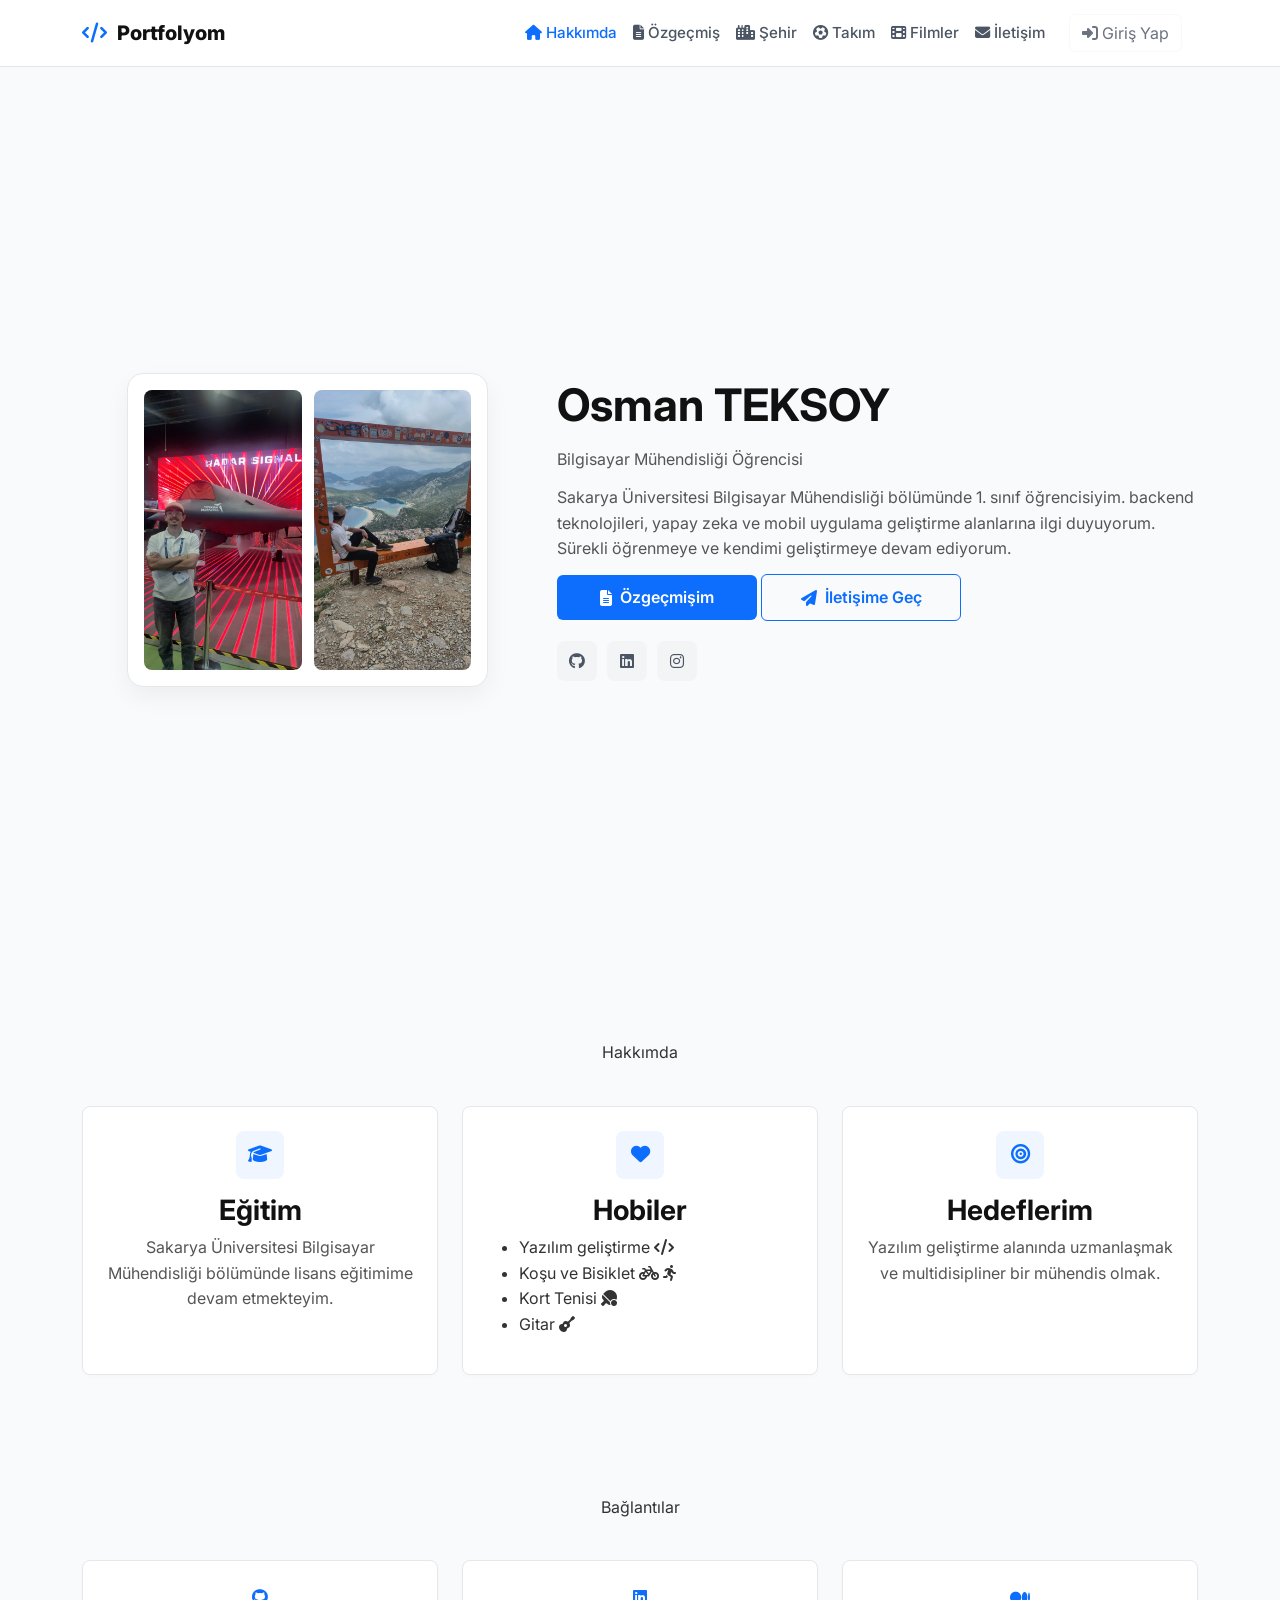
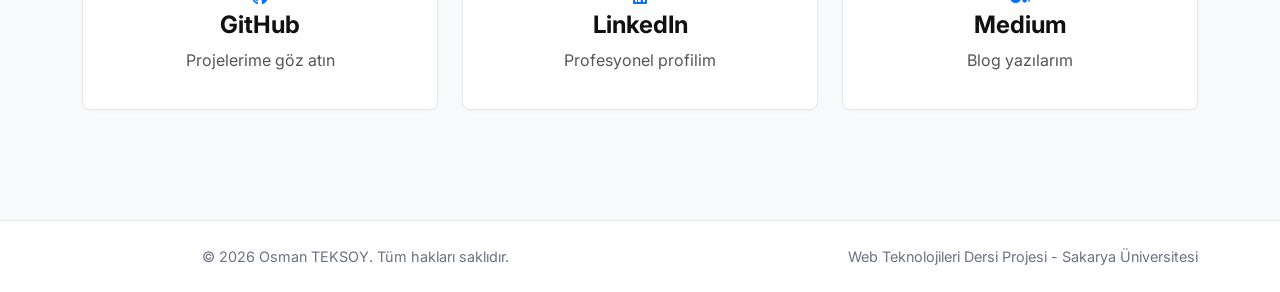
<file: index.html>
﻿<!DOCTYPE html>
<html lang="tr">

<head>
    <meta charset="UTF-8">
    <meta name="viewport" content="width=device-width, initial-scale=1.0">
    <title>Osman TEKSOY | Kişisel Portfolyo</title>
    <link href="https://cdn.jsdelivr.net/npm/bootstrap@5.3.3/dist/css/bootstrap.min.css" rel="stylesheet">
    <link href="https://fonts.googleapis.com/css2?family=Inter:wght@300;400;500;600;700;800;900&display=swap"
        rel="stylesheet">
    <link rel="stylesheet" href="https://cdnjs.cloudflare.com/ajax/libs/font-awesome/6.5.1/css/all.min.css">
    <link rel="stylesheet" href="style.css">
</head>

<body>

    <!-- navbar -->
    <nav class="navbar navbar-expand-lg navbar-dark fixed-top" id="mainNav">
        <div class="container">
            <a class="navbar-brand" href="index.html">
                <i class="fas fa-code"></i> Portfolyom
            </a>
            <button class="navbar-toggler" type="button" data-bs-toggle="collapse" data-bs-target="#navbarNav">
                <span class="navbar-toggler-icon"></span>
            </button>
            <div class="collapse navbar-collapse" id="navbarNav">
                <ul class="navbar-nav ms-auto">
                    <li class="nav-item"><a class="nav-link active" href="index.html"><i class="fas fa-home"></i>
                            Hakkımda</a></li>
                    <li class="nav-item"><a class="nav-link" href="cv.html"><i class="fas fa-file-alt"></i> Özgeçmiş</a>
                    </li>
                    <li class="nav-item"><a class="nav-link" href="sehir.html"><i class="fas fa-city"></i> Şehir</a>
                    </li>
                    <li class="nav-item"><a class="nav-link" href="miras.html"><i class="fas fa-futbol"></i> Takım</a>
                    </li>
                    <li class="nav-item"><a class="nav-link" href="api.html"><i class="fas fa-film"></i> Filmler</a>
                    </li>
                    <li class="nav-item"><a class="nav-link" href="iletisim.html"><i class="fas fa-envelope"></i>
                            İletişim</a></li>
                </ul>
                <div class="d-flex align-items-center ms-lg-3 mt-3 mt-lg-0" id="navLoginBtn">
                    <a href="login.html" class="btn btn-outline-light"><i class="fas fa-sign-in-alt"></i> Giriş Yap</a>
                </div>
                <div class="d-flex align-items-center ms-lg-3 mt-3 mt-lg-0 nav-user-info" id="navUserInfo" style="display:none;"></div>
            </div>
        </div>
    </nav>


    <header class="hero-section" id="hero">
        <div class="hero-particles" id="particles"></div>
        <div class="container">
            <div class="row align-items-center min-vh-100">
                <div class="col-lg-5 text-center mb-5 mb-lg-0">
                    <div style="background: #ffffff; padding: 16px; border-radius: 16px; box-shadow: 0 10px 25px rgba(0,0,0,0.05); display: inline-block; border: 1px solid #e5e7eb;">
                        <div style="display: flex; gap: 12px; justify-content: center;">
                            <img src="assets/fotom1.jpeg" alt="Osman Teksoy" style="width: 100%; max-width: 200px; height: 280px; object-fit: cover; border-radius: 8px;">
                            <img src="assets/fotom2.jpeg" alt="Osman Teksoy" style="width: 100%; max-width: 200px; height: 280px; object-fit: cover; border-radius: 8px;">
                        </div>
                    </div>
                </div>
                <div class="col-lg-7 hero-text">

                    <h1 class="hero-title">Osman TEKSOY</h1>
                    <p class="hero-subtitle">Bilgisayar Mühendisliği Öğrencisi</p>
                    <p class="hero-description">
                        Sakarya Üniversitesi Bilgisayar Mühendisliği bölümünde 1. sınıf öğrencisiyim.
                        backend teknolojileri, yapay zeka ve mobil uygulama geliştirme alanlarına ilgi duyuyorum.
                        Sürekli öğrenmeye ve kendimi geliştirmeye devam ediyorum.
                    </p>
                    <div class="hero-buttons">
                        <a style="width: 200px;" href="cv.html" class="btn-primary-custom">
                            <i class="fas fa-file-alt"></i> Özgeçmişim
                        </a>
                        <a style="width: 200px;" href="iletisim.html" class="btn-outline-custom">
                            <i class="fas fa-paper-plane"></i> İletişime Geç
                        </a>
                    </div>
                    
                    <div class="contact-social">
                            <a href="https://github.com/osman-teksoy" target="_blank"><i class="fab fa-github"></i></a>
                            <a href="https://www.linkedin.com/in/osman-teksoy" target="_blank"><i
                                    class="fab fa-linkedin"></i></a>

                            <a href="https://www.instagram.com/osman_teksoy" target="_blank"><i
                                    class="fab fa-instagram"></i></a>
                        </div>
                </div>

            </div>
    </header>


    <!-- about -->
    <section class="section-padding" id="about">
        <div class="container">
            <div class="section-header">
                <span class="section-tag">Hakkımda</span>

                <div class="section-divider"></div>
            </div>

            <div class="row g-4">
                <div class="col-lg-4">
                    <div class="info-card">
                        <div class="info-card-icon">
                            <i class="fas fa-graduation-cap"></i>
                        </div>
                        <h3>Eğitim</h3>
                        <p>Sakarya Üniversitesi Bilgisayar Mühendisliği bölümünde lisans eğitimime devam etmekteyim.</p>
                    </div>
                </div>
                <div class="col-lg-4">
                    <div class="info-card">
                        <div class="info-card-icon">
                            <i class="fas fa-heart"></i>
                        </div>
                        <h3>Hobiler</h3>
                        <ul style="text-align: justify;">
                            <li>Yazılım geliştirme
                                <i class="fas fa-code"></i>
                            </li>
                            <li>Koşu ve Bisiklet
                                <i class="fas fa-bicycle"></i>
                                <i class="fas fa-running"></i>
                            </li>
                            <li>Kort Tenisi
                                <i class="fas fa-table-tennis"></i>
                            </li>
                            <li>Gitar
                                <i class="fas fa-guitar"></i>
                            </li>
                        </ul>
                    </div>
                </div>
                <div class="col-lg-4">
                    <div class="info-card">
                        <div class="info-card-icon">
                            <i class="fas fa-bullseye"></i>
                        </div>
                        <h3>Hedeflerim</h3>
                        <p>Yazılım geliştirme alanında uzmanlaşmak ve multidisipliner bir mühendis olmak.</p>
                    </div>
                </div>
            </div>
        </div>
    </section>



    <section class="section-padding section-alt" id="links">
        <div class="container">
            <div class="section-header">
                <span class="section-tag">Bağlantılar</span>

                <div class="section-divider"></div>
            </div>
            <div class="row g-4 justify-content-center">
                <div class="col-md-4">
                    <a href="https://github.com/ottamina" target="_blank" class="link-card">
                        <i class="fab fa-github"></i>
                        <h4>GitHub</h4>
                        <p>Projelerime göz atın</p>
                    </a>
                </div>
                <div class="col-md-4">
                    <a href="https://linkedin.com/in/ottamina" target="_blank" class="link-card">
                        <i class="fab fa-linkedin"></i>
                        <h4>LinkedIn</h4>
                        <p>Profesyonel profilim</p>
                    </a>
                </div>
                <div class="col-md-4">
                    <a href="https://medium.com/@oteksoy53" target="_blank" class="link-card">
                        <i class="fab fa-medium"></i>
                        <h4>Medium</h4>
                        <p>Blog yazılarım</p>
                    </a>
                </div>
            </div>
        </div>
    </section>

    <!-- Footer -->
    <footer class="site-footer">
        <div class="container">
            <div class="row">
                <div class="col-md-6">
                    <p>&copy; 2026 Osman TEKSOY. Tüm hakları saklıdır.</p>
                </div>
                <div class="col-md-6 text-md-end">
                    <p>Web Teknolojileri Dersi Projesi - Sakarya Üniversitesi</p>
                </div>
            </div>
        </div>
    </footer>

    <script src="https://cdn.jsdelivr.net/npm/bootstrap@5.3.3/dist/js/bootstrap.bundle.min.js"></script>
    <script src="site.js"></script>
    <script>
        document.addEventListener('DOMContentLoaded', function () {
            checkLoginStatus();
            initNavbar();
            initSlider();
        });
    </script>
</body>

</html>
</file>
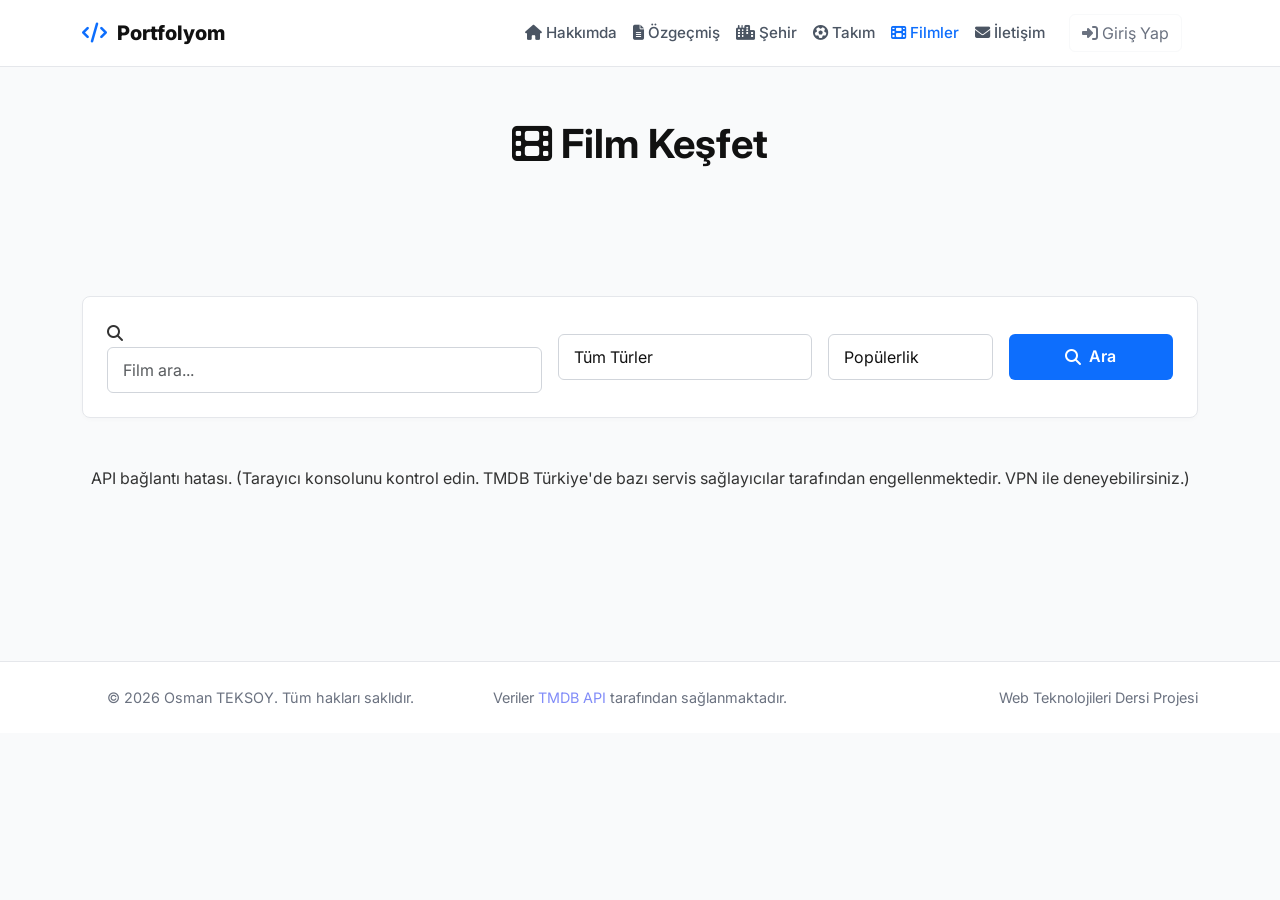
<file: api.html>
<!DOCTYPE html>
<html lang="tr">

<head>
    <meta charset="UTF-8">
    <meta name="viewport" content="width=device-width, initial-scale=1.0">
    <meta name="description" content="Film keşfet - API entegrasyonu ile popüler filmler">
    <title>Filmler | Kişisel Portfolyo</title>
    <link href="https://cdn.jsdelivr.net/npm/bootstrap@5.3.3/dist/css/bootstrap.min.css" rel="stylesheet">
    <link href="https://fonts.googleapis.com/css2?family=Inter:wght@300;400;500;600;700;800;900&display=swap"
        rel="stylesheet">
    <link rel="stylesheet" href="https://cdnjs.cloudflare.com/ajax/libs/font-awesome/6.5.1/css/all.min.css">
    <link rel="stylesheet" href="style.css">
</head>

<body>

    <nav class="navbar navbar-expand-lg navbar-dark fixed-top" id="mainNav">
        <div class="container">
            <a class="navbar-brand" href="index.html">
                <i class="fas fa-code"></i> Portfolyom
            </a>
            <button class="navbar-toggler" type="button" data-bs-toggle="collapse" data-bs-target="#navbarNav">
                <span class="navbar-toggler-icon"></span>
            </button>
            <div class="collapse navbar-collapse" id="navbarNav">
                <ul class="navbar-nav ms-auto">
                    <li class="nav-item"><a class="nav-link" href="index.html"><i class="fas fa-home"></i> Hakkımda</a>
                    </li>
                    <li class="nav-item"><a class="nav-link" href="cv.html"><i class="fas fa-file-alt"></i> Özgeçmiş</a>
                    </li>
                    <li class="nav-item"><a class="nav-link" href="sehir.html"><i class="fas fa-city"></i> Şehir</a>
                    </li>
                    <li class="nav-item"><a class="nav-link" href="miras.html"><i class="fas fa-futbol"></i> Takım</a>
                    </li>
                    <li class="nav-item"><a class="nav-link active" href="api.html"><i class="fas fa-film"></i>
                            Filmler</a></li>
                    <li class="nav-item"><a class="nav-link" href="iletisim.html"><i class="fas fa-envelope"></i>
                            İletişim</a></li>
                </ul>
                <div class="d-flex align-items-center ms-lg-3 mt-3 mt-lg-0" id="navLoginBtn">
                    <a href="login.html" class="btn btn-outline-light"><i class="fas fa-sign-in-alt"></i> Giriş Yap</a>
                </div>
                <div class="d-flex align-items-center ms-lg-3 mt-3 mt-lg-0 nav-user-info" id="navUserInfo" style="display:none;"></div>
            </div>
        </div>
    </nav>


    <header class="page-header page-header-api">
        <div class="container">
            <h1><i class="fas fa-film"></i> Film Keşfet</h1>

        </div>
    </header>


    <section class="section-padding">
        <div class="container">
            <div class="api-search-bar">
                <div class="row g-3 align-items-center">
                    <div class="col-lg-5">
                        <div class="search-input-wrapper">
                            <i class="fas fa-search"></i>
                            <input type="text" id="movieSearch" class="form-control" placeholder="Film ara...">
                        </div>
                    </div>
                    <div class="col-lg-3">
                        <select id="genreFilter" class="form-select">
                            <option value="">Tüm Türler</option>
                            <option value="28">Aksiyon</option>
                            <option value="35">Komedi</option>
                            <option value="18">Dram</option>
                            <option value="27">Korku</option>
                            <option value="878">Bilim Kurgu</option>
                            <option value="10749">Romantik</option>
                            <option value="16">Animasyon</option>
                            <option value="53">Gerilim</option>
                        </select>
                    </div>
                    <div class="col-lg-2">
                        <select id="sortFilter" class="form-select">
                            <option value="popularity.desc">Popülerlik</option>
                            <option value="vote_average.desc">Puan</option>
                            <option value="release_date.desc">Yeni</option>
                        </select>
                    </div>
                    <div class="col-lg-2">
                        <button class="btn-primary-custom w-100" id="searchBtn" onclick="searchMovies()">
                            <i class="fas fa-search"></i> Ara
                        </button>
                    </div>
                </div>
            </div>


            <div class="loading-spinner" id="loadingSpinner" style="display: none;">
                <div class="spinner"></div>
                <p>Filmler yükleniyor...</p>
            </div>


            <div class="row g-4" id="moviesGrid">

            </div>


            <div class="text-center mt-5" id="loadMoreContainer" style="display: none;">
                <button class="btn-outline-custom" id="loadMoreBtn" onclick="loadMoreMovies()">
                    <i class="fas fa-plus"></i> Daha Fazla Göster
                </button>
            </div>


            <div class="modal fade" id="movieModal" tabindex="-1">
                <div class="modal-dialog modal-lg modal-dialog-centered">
                    <div class="modal-content movie-modal-content">
                        <button type="button" class="btn-close btn-close-white" data-bs-dismiss="modal"
                            aria-label="Kapat" style="position:absolute;top:15px;right:15px;z-index:10;"></button>
                        <div class="modal-body p-0" id="movieModalBody">

                        </div>
                    </div>
                </div>
            </div>
        </div>
    </section>

    <!-- Footer -->
    <footer class="site-footer">
        <div class="container">
            <div class="row">
                <div class="col-md-4">
                    <p>&copy; 2026 Osman TEKSOY. Tüm hakları saklıdır.</p>
                </div>
                <div class="col-md-4 text-center">
                    <p>Veriler <a href="https://www.themoviedb.org/" target="_blank" style="color:#818cf8;">TMDB API</a>
                        tarafından sağlanmaktadır.</p>
                </div>
                <div class="col-md-4 text-md-end">
                    <p>Web Teknolojileri Dersi Projesi</p>
                </div>
            </div>
        </div>
    </footer>

    <script src="https://cdn.jsdelivr.net/npm/bootstrap@5.3.3/dist/js/bootstrap.bundle.min.js"></script>
    <script src="site.js"></script>
    <script>
        document.addEventListener('DOMContentLoaded', function () {
            checkLoginStatus();
            initNavbar();
            loadPopularMovies();
        });
    </script>
</body>

</html>
</file>
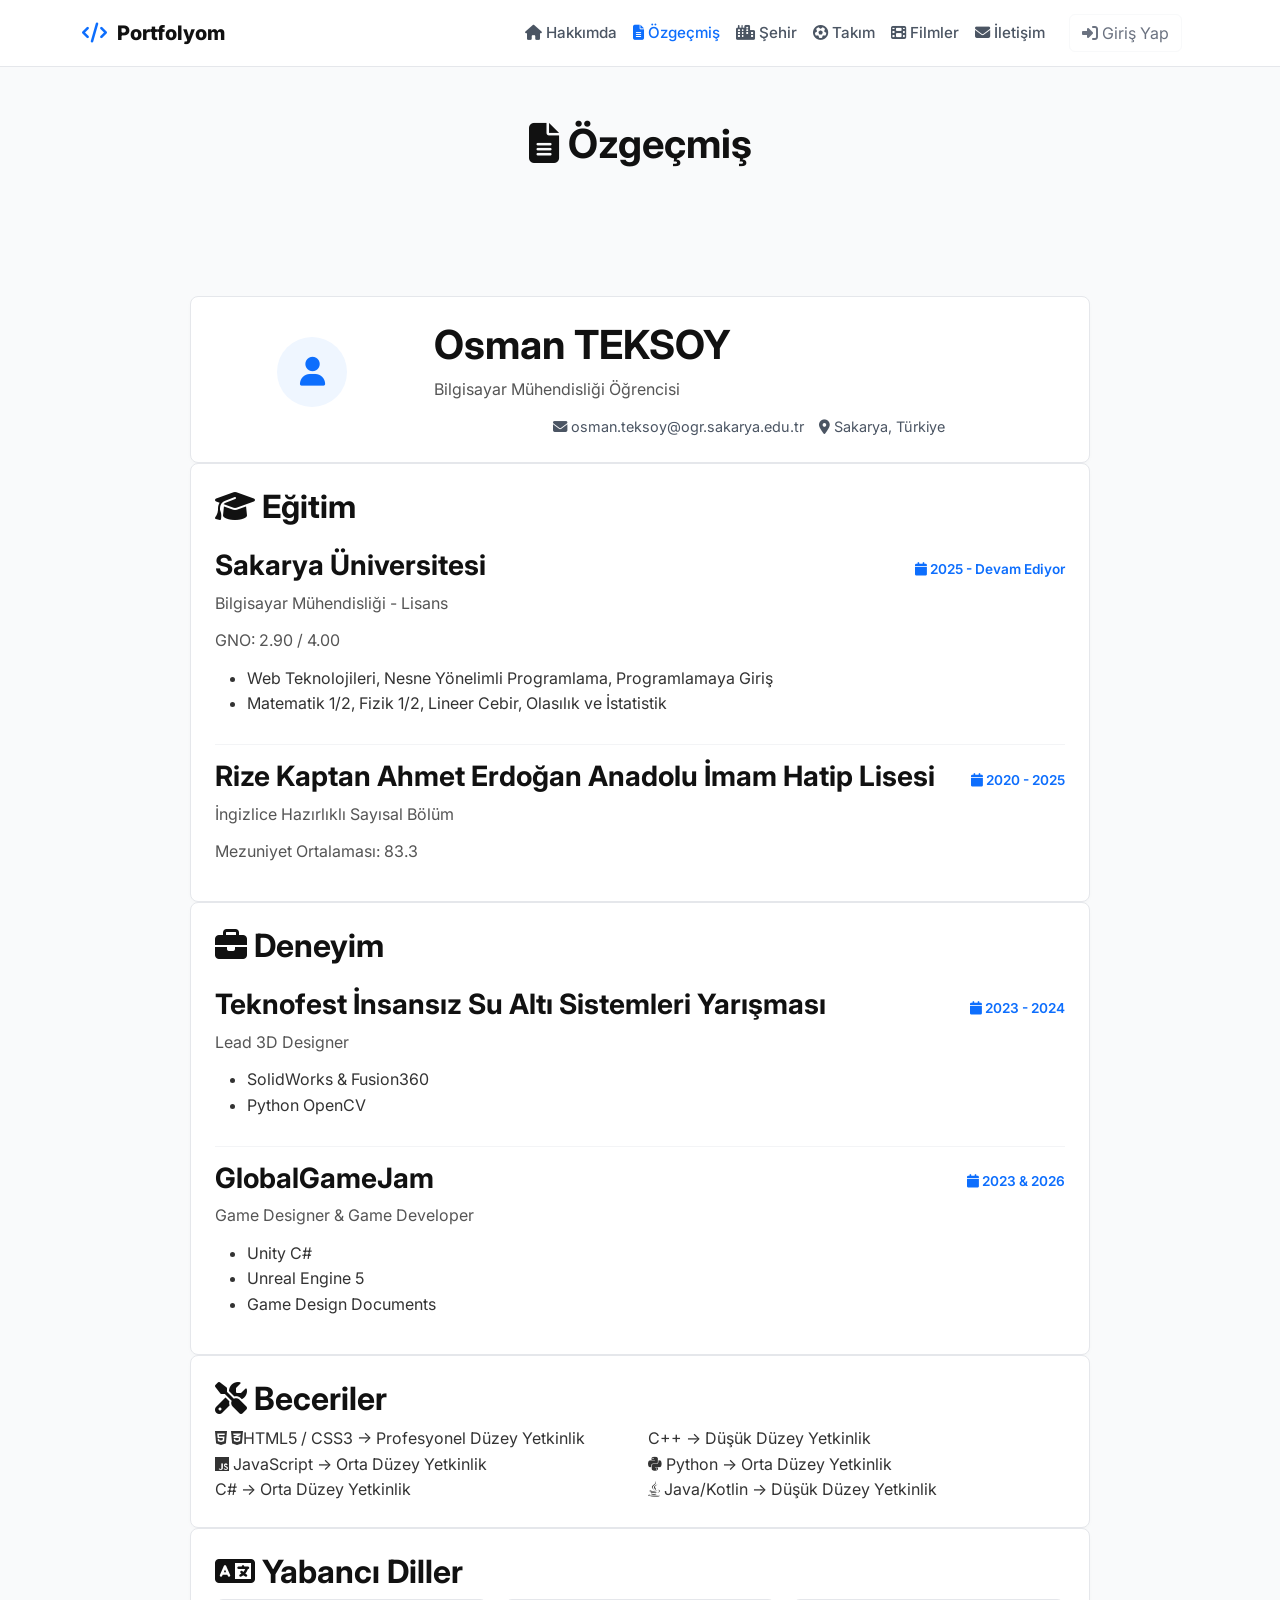
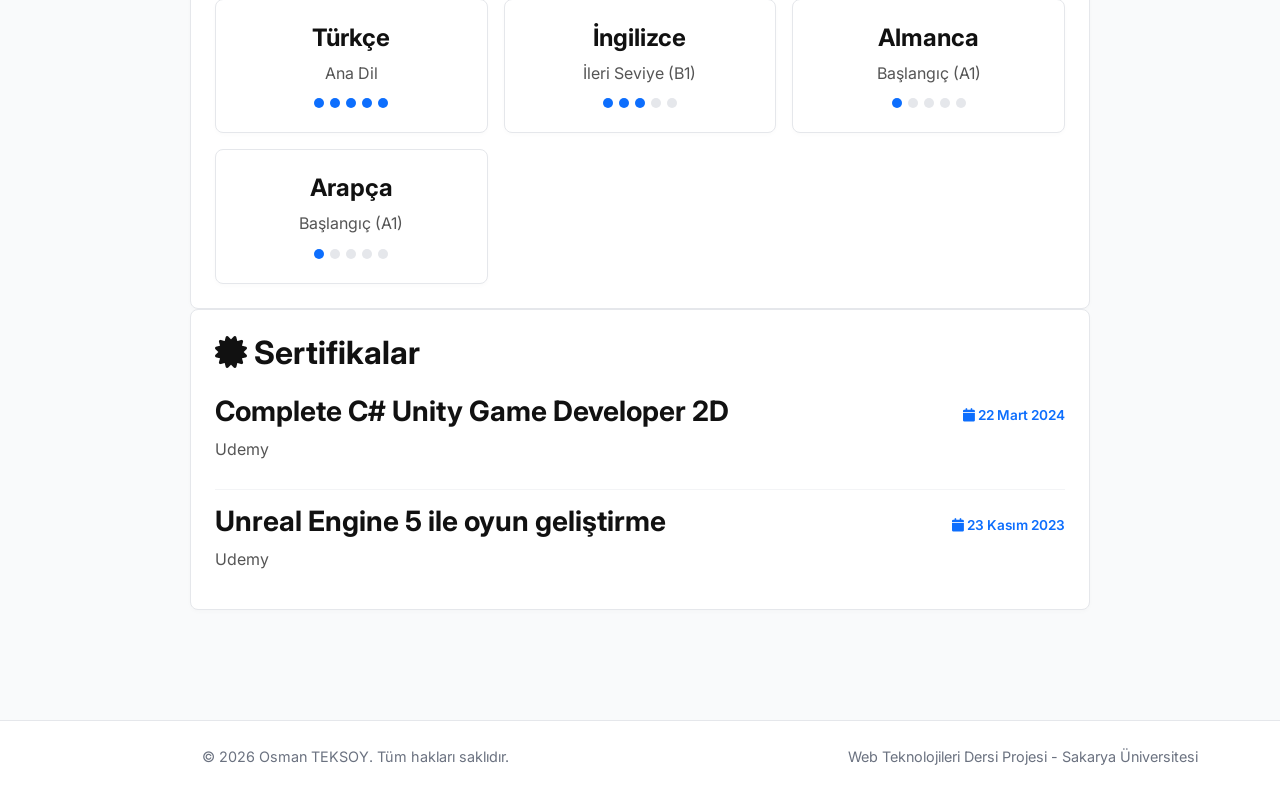
<file: cv.html>
<!DOCTYPE html>
<html lang="tr">

<head>
    <meta charset="UTF-8">
    <meta name="viewport" content="width=device-width, initial-scale=1.0">
    <meta name="description" content="Özgeçmiş - Eğitim ve deneyim bilgileri">
    <title>Özgeçmiş | Kişisel Portfolyo</title>
    <link href="https://cdn.jsdelivr.net/npm/bootstrap@5.3.3/dist/css/bootstrap.min.css" rel="stylesheet">
    <link href="https://fonts.googleapis.com/css2?family=Inter:wght@300;400;500;600;700;800;900&display=swap"
        rel="stylesheet">
    <link rel="stylesheet" href="https://cdnjs.cloudflare.com/ajax/libs/font-awesome/6.5.1/css/all.min.css">
    <link rel="stylesheet" href="style.css">

<body>
    <!-- Navbar -->
    <nav class="navbar navbar-expand-lg navbar-dark fixed-top" id="mainNav">
        <div class="container">
            <a class="navbar-brand" href="index.html">
                <i class="fas fa-code"></i> Portfolyom
            </a>
            <button class="navbar-toggler" type="button" data-bs-toggle="collapse" data-bs-target="#navbarNav">
                <span class="navbar-toggler-icon"></span>
            </button>
            <div class="collapse navbar-collapse" id="navbarNav">
                <ul class="navbar-nav ms-auto">
                    <li class="nav-item"><a class="nav-link" href="index.html"><i class="fas fa-home"></i> Hakkımda</a>
                    </li>
                    <li class="nav-item"><a class="nav-link active" href="cv.html"><i class="fas fa-file-alt"></i>
                            Özgeçmiş</a></li>
                    <li class="nav-item"><a class="nav-link" href="sehir.html"><i class="fas fa-city"></i> Şehir</a>
                    </li>
                    <li class="nav-item"><a class="nav-link" href="miras.html"><i class="fas fa-futbol"></i> Takım</a>
                    </li>
                    <li class="nav-item"><a class="nav-link" href="api.html"><i class="fas fa-film"></i> Filmler</a>
                    </li>
                    <li class="nav-item"><a class="nav-link" href="iletisim.html"><i class="fas fa-envelope"></i>
                            İletişim</a></li>
                </ul>
                <div class="d-flex align-items-center ms-lg-3 mt-3 mt-lg-0" id="navLoginBtn">
                    <a href="login.html" class="btn btn-outline-light"><i class="fas fa-sign-in-alt"></i> Giriş Yap</a>
                </div>
                <div class="d-flex align-items-center ms-lg-3 mt-3 mt-lg-0 nav-user-info" id="navUserInfo" style="display:none;"></div>
            </div>
        </div>
    </nav>

    <!-- sayfa header -->
    <header class="page-header">
        <div class="container">
            <h1><i class="fas fa-file-alt"></i> Özgeçmiş</h1>

        </div>
    </header>

    <!-- cv -->
    <main class="section-padding">
        <div class="container">
            <div class="cv-wrapper">
                <!-- cv header -->
                <header class="cv-header">
                    <div class="row align-items-center">
                        <div class="col-md-3 text-center">
                            <div class="cv-avatar">
                                <i class="fa-solid fa-user"></i>
                            </div>
                        </div>
                        <div class="col-md-9">
                            <h1 class="cv-name">Osman TEKSOY</h1>
                            <p class="cv-title">Bilgisayar Mühendisliği Öğrencisi</p>
                            <div class="cv-contact-row">
                                <span><i class="fas fa-envelope"></i> osman.teksoy@ogr.sakarya.edu.tr</span>
                                <span><i class="fas fa-map-marker-alt"></i> Sakarya, Türkiye</span>
                            </div>
                        </div>
                    </div>
                </header>

                <!-- egitim -->
                <section class="cv-section" aria-labelledby="education-heading">
                    <h2 id="education-heading" class="cv-section-title">
                        <i class="fas fa-graduation-cap"></i> Eğitim
                    </h2>

                    <article class="cv-item">
                        <div class="cv-item-header">
                            <h3>Sakarya Üniversitesi</h3>
                            <span class="cv-date"><i class="fas fa-calendar"></i> 2025 - Devam Ediyor</span>
                        </div>
                        <p class="cv-item-subtitle">Bilgisayar Mühendisliği - Lisans</p>
                        <p>GNO: 2.90 / 4.00</p>
                        <ul>
                            <li>Web Teknolojileri, Nesne Yönelimli Programlama, Programlamaya Giriş</li>
                            <li>Matematik 1/2, Fizik 1/2, Lineer Cebir, Olasılık ve İstatistik</li>
                        </ul>
                    </article>

                    <article class="cv-item">
                        <div class="cv-item-header">
                            <h3>Rize Kaptan Ahmet Erdoğan Anadolu İmam Hatip Lisesi</h3>
                            <span class="cv-date"><i class="fas fa-calendar"></i> 2020 - 2025</span>
                        </div>
                        <p class="cv-item-subtitle">İngizlice Hazırlıklı Sayısal Bölüm</p>
                        <p>Mezuniyet Ortalaması: 83.3</p>
                    </article>
                </section>

                <!-- deneyim -->
                <section class="cv-section" aria-labelledby="experience-heading">
                    <h2 id="experience-heading" class="cv-section-title">
                        <i class="fas fa-briefcase"></i> Deneyim
                    </h2>



                    <article class="cv-item">
                        <div class="cv-item-header">
                            <h3>Teknofest İnsansız Su Altı Sistemleri Yarışması</h3>
                            <span class="cv-date"><i class="fas fa-calendar"></i> 2023 - 2024</span>
                        </div>
                        <p class="cv-item-subtitle">Lead 3D Designer</p>
                        <ul>
                            <li>SolidWorks & Fusion360</li>
                            <li>Python OpenCV</li>
                        </ul>
                    </article>

                    <article class="cv-item">
                        <div class="cv-item-header">
                            <h3>GlobalGameJam</h3>
                            <span class="cv-date"><i class="fas fa-calendar"></i> 2023 & 2026</span>
                        </div>
                        <p class="cv-item-subtitle">Game Designer & Game Developer</p>
                        <ul>
                            <li>Unity C#</li>
                            <li>Unreal Engine 5</li>
                            <li>Game Design Documents</li>
                        </ul>
                    </article>
                </section>

                <!-- Tech Stack -->
                <section class="cv-section" aria-labelledby="skills-heading">
                    <h2 id="skills-heading" class="cv-section-title">
                        <i class="fas fa-tools"></i> Beceriler
                    </h2>

                    <article class="cv-skills">
                        <div class="row g-3">
                            <div class="col-md-6">
                                <div class="skill-item">
                                    <div class="skill-info">
                                        <span><i class="fa-brands fa-html5"></i> <i
                                                class="fa-brands fa-css3-alt"></i>HTML5 / CSS3 -></span>
                                        <span>Profesyonel Düzey Yetkinlik</span>
                                    </div>

                                </div>
                                <div class="skill-item">
                                    <div class="skill-info">
                                        <span><i class="fa-brands fa-js"></i> JavaScript -></span>
                                        <span>Orta Düzey Yetkinlik</span>
                                    </div>

                                </div>
                                <div class="skill-item">
                                    <div class="skill-info">
                                        <span> C# -></span>
                                        <span>Orta Düzey Yetkinlik</span>
                                    </div>

                                </div>
                            </div>
                            <div class="col-md-6">
                                <div class="skill-item">
                                    <div class="skill-info">
                                        <span> C++ -></span>
                                        <span>Düşük Düzey Yetkinlik</span>
                                    </div>

                                </div>
                                <div class="skill-item">
                                    <div class="skill-info">
                                        <span><i class="fa-brands fa-python"></i> Python -></span>
                                        <span>Orta Düzey Yetkinlik</span>
                                    </div>

                                </div>
                                <div class="skill-item">
                                    <div class="skill-info">
                                        <span><i class="fa-brands fa-java"></i> Java/Kotlin -></span>
                                        <span>Düşük Düzey Yetkinlik</span>
                                    </div>

                                </div>
                            </div>
                        </div>
                    </article>
                </section>

                <!-- dil -->
                <section class="cv-section" aria-labelledby="languages-heading">
                    <h2 id="languages-heading" class="cv-section-title">
                        <i class="fas fa-language"></i> Yabancı Diller
                    </h2>
                    <article class="cv-languages">
                        <div class="row g-3">
                            <div class="col-md-4">
                                <div class="language-card">
                                    <h4>Türkçe</h4>
                                    <p>Ana Dil</p>
                                    <div class="language-dots">
                                        <span class="dot filled"></span>
                                        <span class="dot filled"></span>
                                        <span class="dot filled"></span>
                                        <span class="dot filled"></span>
                                        <span class="dot filled"></span>
                                    </div>
                                </div>
                            </div>
                            <div class="col-md-4">
                                <div class="language-card">
                                    <h4>İngilizce</h4>
                                    <p>İleri Seviye (B1)</p>
                                    <div class="language-dots">
                                        <span class="dot filled"></span>
                                        <span class="dot filled"></span>
                                        <span class="dot filled"></span>
                                        <span class="dot "></span>
                                        <span class="dot"></span>
                                    </div>
                                </div>
                            </div>
                            <div class="col-md-4">
                                <div class="language-card">
                                    <h4>Almanca</h4>
                                    <p>Başlangıç (A1)</p>
                                    <div class="language-dots">
                                        <span class="dot filled"></span>
                                        <span class="dot"></span>
                                        <span class="dot"></span>
                                        <span class="dot"></span>
                                        <span class="dot"></span>
                                    </div>
                                </div>
                            </div>
                            <div class="col-md-4">
                                <div class="language-card">
                                    <h4>Arapça</h4>
                                    <p>Başlangıç (A1)</p>
                                    <div class="language-dots">
                                        <span class="dot filled"></span>
                                        <span class="dot"></span>
                                        <span class="dot"></span>
                                        <span class="dot"></span>
                                        <span class="dot"></span>
                                    </div>
                                </div>
                            </div>
                        </div>
                    </article>
                </section>

                <!-- setifika -->
                <section class="cv-section" aria-labelledby="certificates-heading">
                    <h2 id="certificates-heading" class="cv-section-title">
                        <i class="fas fa-certificate"></i> Sertifikalar
                    </h2>
                    <article class="cv-item">
                        <div class="cv-item-header">
                            <h3>Complete C# Unity Game Developer 2D</h3>
                            <span class="cv-date"><i class="fas fa-calendar"></i> 22 Mart 2024</span>
                        </div>
                        <p class="cv-item-subtitle"><i></i>Udemy</p>
                    </article>

                    <article class="cv-item">
                        <div class="cv-item-header">
                            <h3>Unreal Engine 5 ile oyun geliştirme</h3>
                            <span class="cv-date"><i class="fas fa-calendar"></i> 23 Kasım 2023</span>
                        </div>
                        <p class="cv-item-subtitle">Udemy</p>
                    </article>


                </section>
            </div>
        </div>
    </main>

    <!-- footer -->
    <footer class="site-footer">
        <div class="container">
            <div class="row">
                <div class="col-md-6">
                    <p>&copy; 2026 Osman TEKSOY. Tüm hakları saklıdır.</p>
                </div>
                <div class="col-md-6 text-md-end">
                    <p>Web Teknolojileri Dersi Projesi - Sakarya Üniversitesi</p>
                </div>
            </div>
        </div>
    </footer>

    <script src="https://cdn.jsdelivr.net/npm/bootstrap@5.3.3/dist/js/bootstrap.bundle.min.js"></script>
    <script src="site.js"></script>
    <script>
        document.addEventListener('DOMContentLoaded', function () {
            checkLoginStatus();
            initNavbar();
            initSkillBars();
        });
    </script>
</body>

</html>
</file>
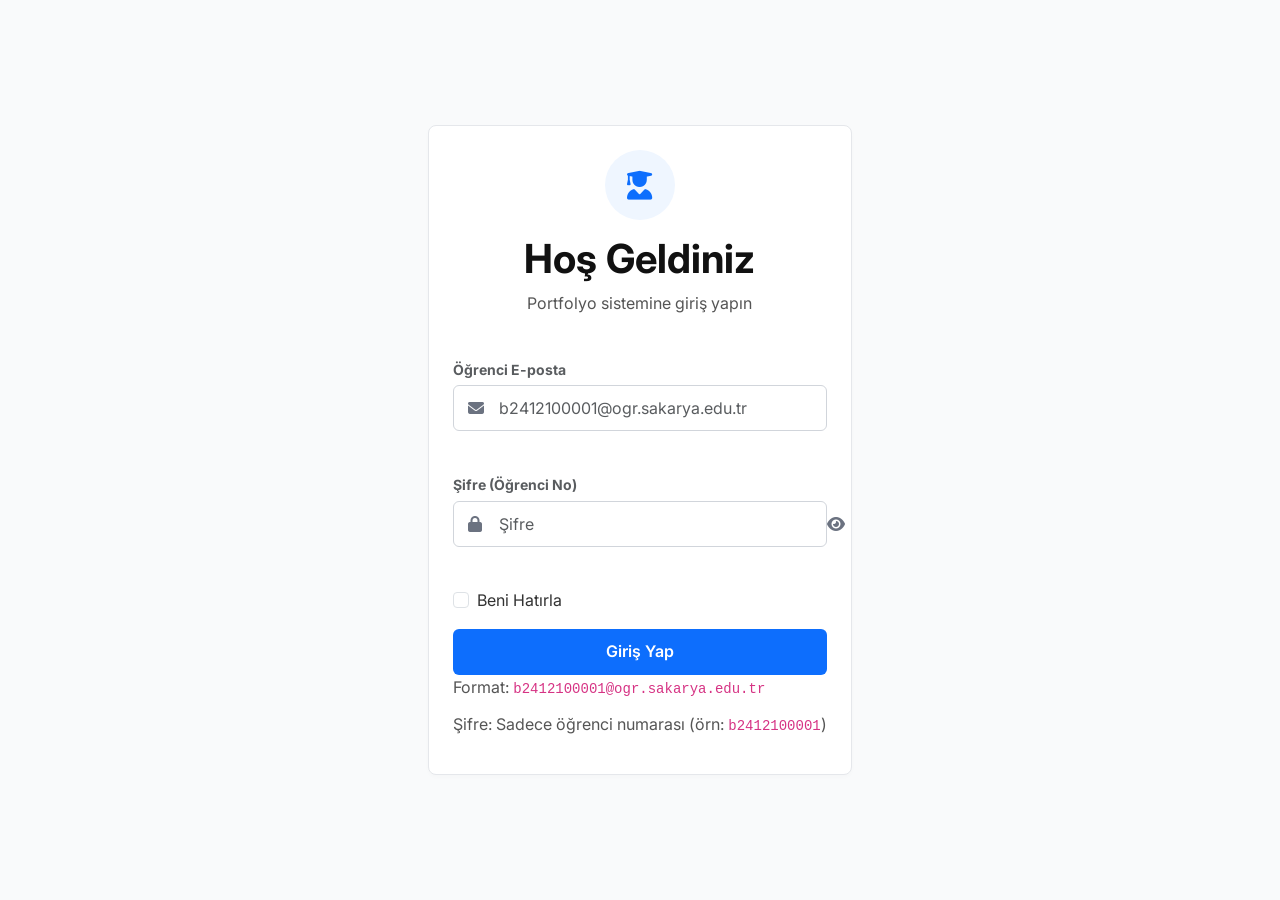
<file: login.html>
<!DOCTYPE html>
<html lang="tr">
<head>
    <meta charset="UTF-8">
    <meta name="viewport" content="width=device-width, initial-scale=1.0">
    <meta name="description" content="Web Teknolojileri Dersi Proje - Giriş Sayfası">
    <title>Giriş | Kişisel Portfolyo</title>
    <link href="https://cdn.jsdelivr.net/npm/bootstrap@5.3.3/dist/css/bootstrap.min.css" rel="stylesheet">
    <link href="https://fonts.googleapis.com/css2?family=Inter:wght@300;400;500;600;700;800;900&display=swap" rel="stylesheet">
    <link rel="stylesheet" href="https://cdnjs.cloudflare.com/ajax/libs/font-awesome/6.5.1/css/all.min.css">
    <link rel="stylesheet" href="style.css">
</head>
<body class="login-body">
    <div class="login-bg-shapes">
        <div class="shape shape-1"></div>
        <div class="shape shape-2"></div>
        <div class="shape shape-3"></div>
    </div>

    <div class="container d-flex justify-content-center align-items-center min-vh-100">
        <div class="login-card" id="loginCard">
            <div class="login-header">
                <div class="login-icon">
                    <i class="fas fa-user-graduate"></i>
                </div>
                <h1>Hoş Geldiniz</h1>
                <p>Portfolyo sistemine giriş yapın</p>
            </div>

            <form id="loginForm" action="login.php" method="POST" novalidate>
                <div class="mb-3 text-start">
                    <label for="loginEmail" class="form-label text-muted small mb-1 fw-bold">Öğrenci E-posta</label>
                    <div class="input-group-custom">
                        <i class="fas fa-envelope"></i>
                        <input type="email" id="loginEmail" name="email" class="form-control" 
                               placeholder="b2412100001@ogr.sakarya.edu.tr" required>
                    </div>
                    <div class="error-message" id="emailError"></div>
                </div>

                <div class="mb-3 text-start">
                    <label for="loginPassword" class="form-label text-muted small mb-1 fw-bold">Şifre (Öğrenci No)</label>
                    <div class="input-group-custom">
                        <i class="fas fa-lock"></i>
                        <input type="password" id="loginPassword" name="password" class="form-control" 
                               placeholder="Şifre" required>
                        <button type="button" class="password-toggle" id="togglePassword">
                            <i class="fas fa-eye"></i>
                        </button>
                    </div>
                    <div class="error-message" id="passwordError"></div>
                </div>

                <div class="form-check mb-3">
                    <input class="form-check-input" type="checkbox" id="rememberMe">
                    <label class="form-check-label" for="rememberMe">Beni Hatırla</label>
                </div>

                <button type="submit" class="btn-login" id="loginBtn">
                    <span class="btn-text">Giriş Yap</span>
                    <span class="btn-loader" style="display:none;">
                        <i class="fas fa-spinner fa-spin"></i>
                    </span>
                </button>
            </form>

            <div class="login-footer">
                <p>Format: <code>b2412100001@ogr.sakarya.edu.tr</code></p>
                <p>Şifre: Sadece öğrenci numarası (örn: <code>b2412100001</code>)</p>
            </div>
        </div>
    </div>

    <script src="https://cdn.jsdelivr.net/npm/bootstrap@5.3.3/dist/js/bootstrap.bundle.min.js"></script>
    <script src="site.js"></script>
    <script>
        document.addEventListener('DOMContentLoaded', function() {
            initLogin();
        });
    </script>
</body>
</html>
</file>
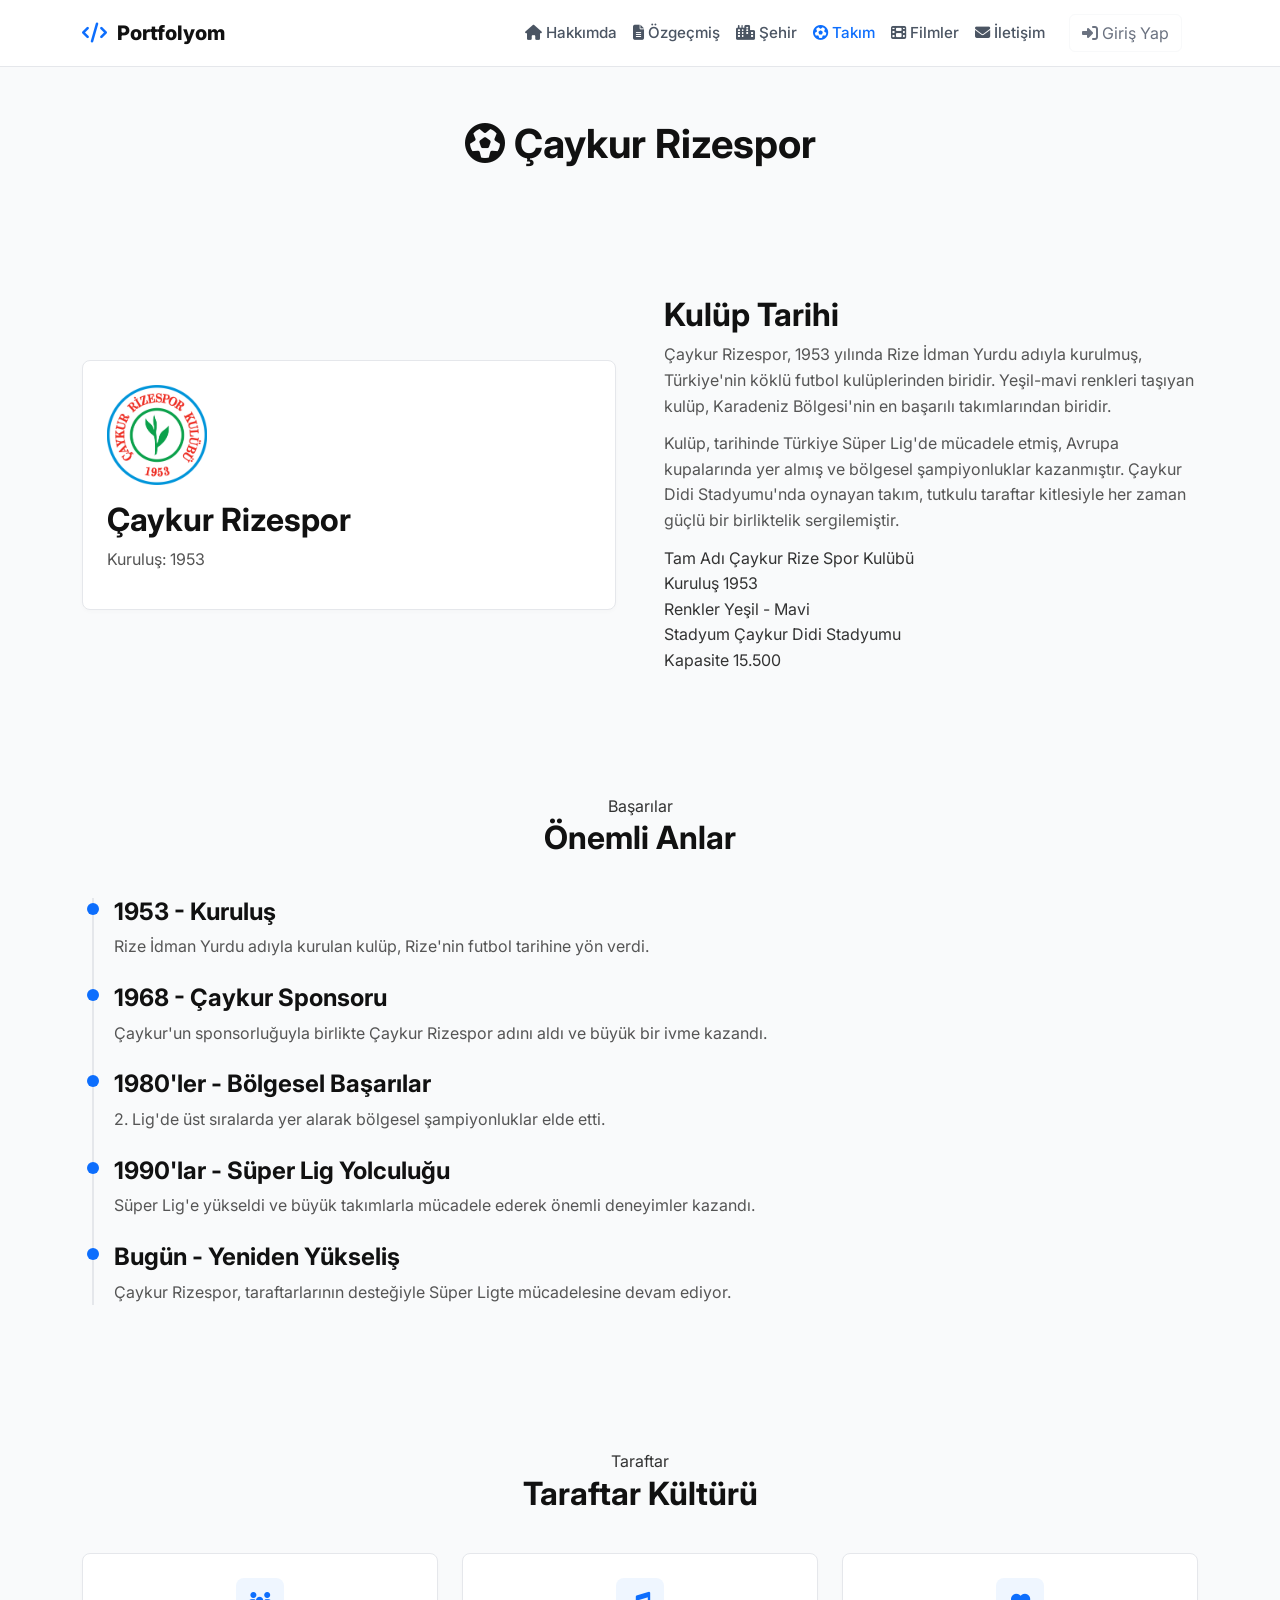
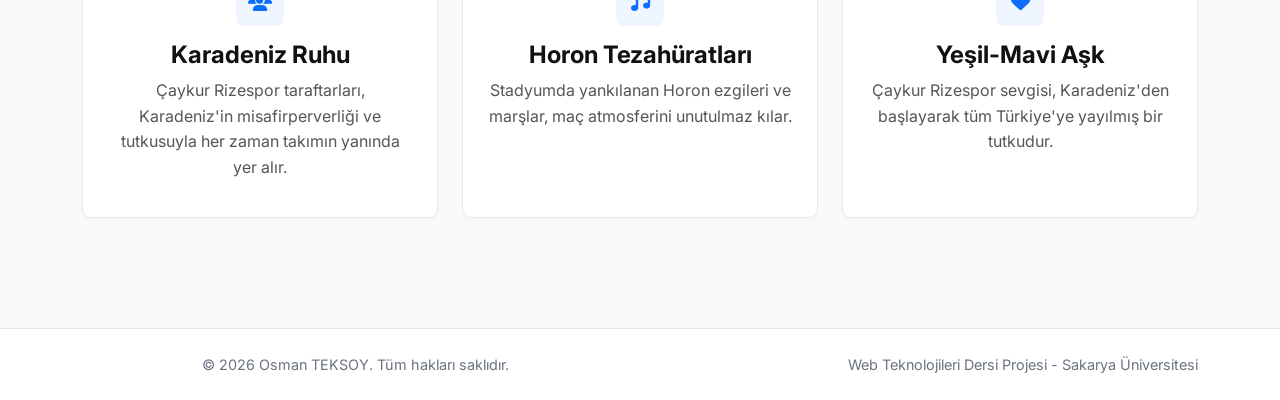
<file: miras.html>
<!DOCTYPE html>
<html lang="tr">

<head>
    <meta charset="UTF-8">
    <meta name="viewport" content="width=device-width, initial-scale=1.0">
    <meta name="description" content="Favori takımım - Spor takımı tanıtım sayfası">
    <title>Takım | Kişisel Portfolyo</title>
    <link href="https://cdn.jsdelivr.net/npm/bootstrap@5.3.3/dist/css/bootstrap.min.css" rel="stylesheet">
    <link href="https://fonts.googleapis.com/css2?family=Inter:wght@300;400;500;600;700;800;900&display=swap"
        rel="stylesheet">
    <link rel="stylesheet" href="https://cdnjs.cloudflare.com/ajax/libs/font-awesome/6.5.1/css/all.min.css">
    <link rel="stylesheet" href="style.css">
</head>

<body>
    <!-- Navbar -->
    <nav class="navbar navbar-expand-lg navbar-dark fixed-top" id="mainNav">
        <div class="container">
            <a class="navbar-brand" href="index.html">
                <i class="fas fa-code"></i> Portfolyom
            </a>
            <button class="navbar-toggler" type="button" data-bs-toggle="collapse" data-bs-target="#navbarNav">
                <span class="navbar-toggler-icon"></span>
            </button>
            <div class="collapse navbar-collapse" id="navbarNav">
                <ul class="navbar-nav ms-auto">
                    <li class="nav-item"><a class="nav-link" href="index.html"><i class="fas fa-home"></i> Hakkımda</a>
                    </li>
                    <li class="nav-item"><a class="nav-link" href="cv.html"><i class="fas fa-file-alt"></i> Özgeçmiş</a>
                    </li>
                    <li class="nav-item"><a class="nav-link" href="sehir.html"><i class="fas fa-city"></i> Şehir</a>
                    </li>
                    <li class="nav-item"><a class="nav-link active" href="miras.html"><i class="fas fa-futbol"></i>
                            Takım</a></li>
                    <li class="nav-item"><a class="nav-link" href="api.html"><i class="fas fa-film"></i> Filmler</a>
                    </li>
                    <li class="nav-item"><a class="nav-link" href="iletisim.html"><i class="fas fa-envelope"></i>
                            İletişim</a></li>
                </ul>
                <div class="d-flex align-items-center ms-lg-3 mt-3 mt-lg-0" id="navLoginBtn">
                    <a href="login.html" class="btn btn-outline-light"><i class="fas fa-sign-in-alt"></i> Giriş Yap</a>
                </div>
                <div class="d-flex align-items-center ms-lg-3 mt-3 mt-lg-0 nav-user-info" id="navUserInfo" style="display:none;"></div>
            </div>
        </div>
    </nav>

    <!-- Page Header -->
    <header class="page-header page-header-team">
        <div class="container">
            <h1><i class="fas fa-futbol"></i> Çaykur Rizespor</h1>
        </div>
    </header>

    <!-- Team History -->
    <section class="section-padding">
        <div class="container">
            <div class="row g-5 align-items-center">
                <div class="col-lg-6">
                    <div class="team-badge">
                        <div class="team-badge-inner">
                            <img src="assets/rizelogo.png" alt="Çaykur Rizespor" style="height: 100px; width: 100px;">
                            <h2 class="mt-3">Çaykur Rizespor</h2>
                            <p class="team-founded">Kuruluş: 1953</p>
                        </div>
                    </div>
                </div>
                <div class="col-lg-6">
                    <div class="team-info">
                        <h2>Kulüp Tarihi</h2>
                        <p>
                            Çaykur Rizespor, 1953 yılında Rize İdman Yurdu adıyla kurulmuş, Türkiye'nin köklü futbol
                            kulüplerinden biridir.
                            Yeşil-mavi renkleri taşıyan kulüp, Karadeniz Bölgesi'nin en başarılı takımlarından biridir.
                        </p>
                        <p>
                            Kulüp, tarihinde Türkiye Süper Lig'de mücadele etmiş, Avrupa kupalarında yer almış ve
                            bölgesel
                            şampiyonluklar kazanmıştır. Çaykur Didi Stadyumu'nda oynayan takım, tutkulu taraftar
                            kitlesiyle
                            her zaman güçlü bir birliktelik sergilemiştir.
                        </p>
                        <div class="team-details">
                            <div class="detail-item">
                                <span class="detail-label">Tam Adı</span>
                                <span class="detail-value">Çaykur Rize Spor Kulübü</span>
                            </div>
                            <div class="detail-item">
                                <span class="detail-label">Kuruluş</span>
                                <span class="detail-value">1953</span>
                            </div>
                            <div class="detail-item">
                                <span class="detail-label">Renkler</span>
                                <span class="detail-value">
                                    <span class="color-dot" style="background: #2d6a30;"></span>
                                    <span class="color-dot" style="background: #1e40af;"></span>
                                    Yeşil - Mavi
                                </span>
                            </div>
                            <div class="detail-item">
                                <span class="detail-label">Stadyum</span>
                                <span class="detail-value">Çaykur Didi Stadyumu</span>
                            </div>
                            <div class="detail-item">
                                <span class="detail-label">Kapasite</span>
                                <span class="detail-value">15.500</span>
                            </div>
                        </div>
                    </div>
                </div>
            </div>
        </div>
    </section>

    <!-- Team Achievements -->
    <section class="section-padding section-alt">
        <div class="container">
            <div class="section-header">
                <span class="section-tag">Başarılar</span>
                <h2 class="section-title">Önemli Anlar</h2>
                <div class="section-divider"></div>
            </div>

            <div class="timeline">
                <div class="timeline-item">
                    <div class="timeline-dot"></div>
                    <div class="timeline-content">
                        <h4>1953 - Kuruluş</h4>
                        <p>Rize İdman Yurdu adıyla kurulan kulüp, Rize'nin futbol tarihine yön verdi.</p>
                    </div>
                </div>
                <div class="timeline-item">
                    <div class="timeline-dot"></div>
                    <div class="timeline-content">
                        <h4>1968 - Çaykur Sponsoru</h4>
                        <p>Çaykur'un sponsorluğuyla birlikte Çaykur Rizespor adını aldı ve büyük bir ivme kazandı.</p>
                    </div>
                </div>
                <div class="timeline-item">
                    <div class="timeline-dot"></div>
                    <div class="timeline-content">
                        <h4>1980'ler - Bölgesel Başarılar</h4>
                        <p>2. Lig'de üst sıralarda yer alarak bölgesel şampiyonluklar elde etti.</p>
                    </div>
                </div>
                <div class="timeline-item">
                    <div class="timeline-dot"></div>
                    <div class="timeline-content">
                        <h4>1990'lar - Süper Lig Yolculuğu</h4>
                        <p>Süper Lig'e yükseldi ve büyük takımlarla mücadele ederek önemli deneyimler kazandı.</p>
                    </div>
                </div>

                <div class="timeline-item">
                    <div class="timeline-dot"></div>
                    <div class="timeline-content">
                        <h4>Bugün - Yeniden Yükseliş</h4>
                        <p>Çaykur Rizespor, taraftarlarının desteğiyle Süper Ligte mücadelesine devam ediyor.</p>
                    </div>
                </div>
            </div>
        </div>
    </section>

    <!-- Fan Section -->
    <section class="section-padding">
        <div class="container">
            <div class="section-header">
                <span class="section-tag">Taraftar</span>
                <h2 class="section-title">Taraftar Kültürü</h2>
                <div class="section-divider"></div>
            </div>

            <div class="row g-4">
                <div class="col-md-4">
                    <div class="fan-card">
                        <div class="fan-icon"><i class="fas fa-users"></i></div>
                        <h4>Karadeniz Ruhu</h4>
                        <p>Çaykur Rizespor taraftarları, Karadeniz'in misafirperverliği ve tutkusuyla her zaman takımın
                            yanında yer alır.</p>
                    </div>
                </div>
                <div class="col-md-4">
                    <div class="fan-card">
                        <div class="fan-icon"><i class="fas fa-music"></i></div>
                        <h4>Horon Tezahüratları</h4>
                        <p>Stadyumda yankılanan Horon ezgileri ve marşlar, maç atmosferini unutulmaz kılar.</p>
                    </div>
                </div>
                <div class="col-md-4">
                    <div class="fan-card">
                        <div class="fan-icon"><i class="fas fa-heart"></i></div>
                        <h4>Yeşil-Mavi Aşk</h4>
                        <p>Çaykur Rizespor sevgisi, Karadeniz'den başlayarak tüm Türkiye'ye yayılmış bir tutkudur.</p>
                    </div>
                </div>
            </div>
        </div>
    </section>

    <!-- Footer -->
    <footer class="site-footer">
        <div class="container">
            <div class="row">
                <div class="col-md-6">
                    <p>&copy; 2026 Osman TEKSOY. Tüm hakları saklıdır.</p>
                </div>
                <div class="col-md-6 text-md-end">
                    <p>Web Teknolojileri Dersi Projesi - Sakarya Üniversitesi</p>
                </div>
            </div>
        </div>
    </footer>

    <script src="https://cdn.jsdelivr.net/npm/bootstrap@5.3.3/dist/js/bootstrap.bundle.min.js"></script>
    <script src="site.js"></script>
    <script>
        document.addEventListener('DOMContentLoaded', function () {
            checkLoginStatus();
            initNavbar();
            initAnimations();
        });
    </script>
</body>

</html>
</file>
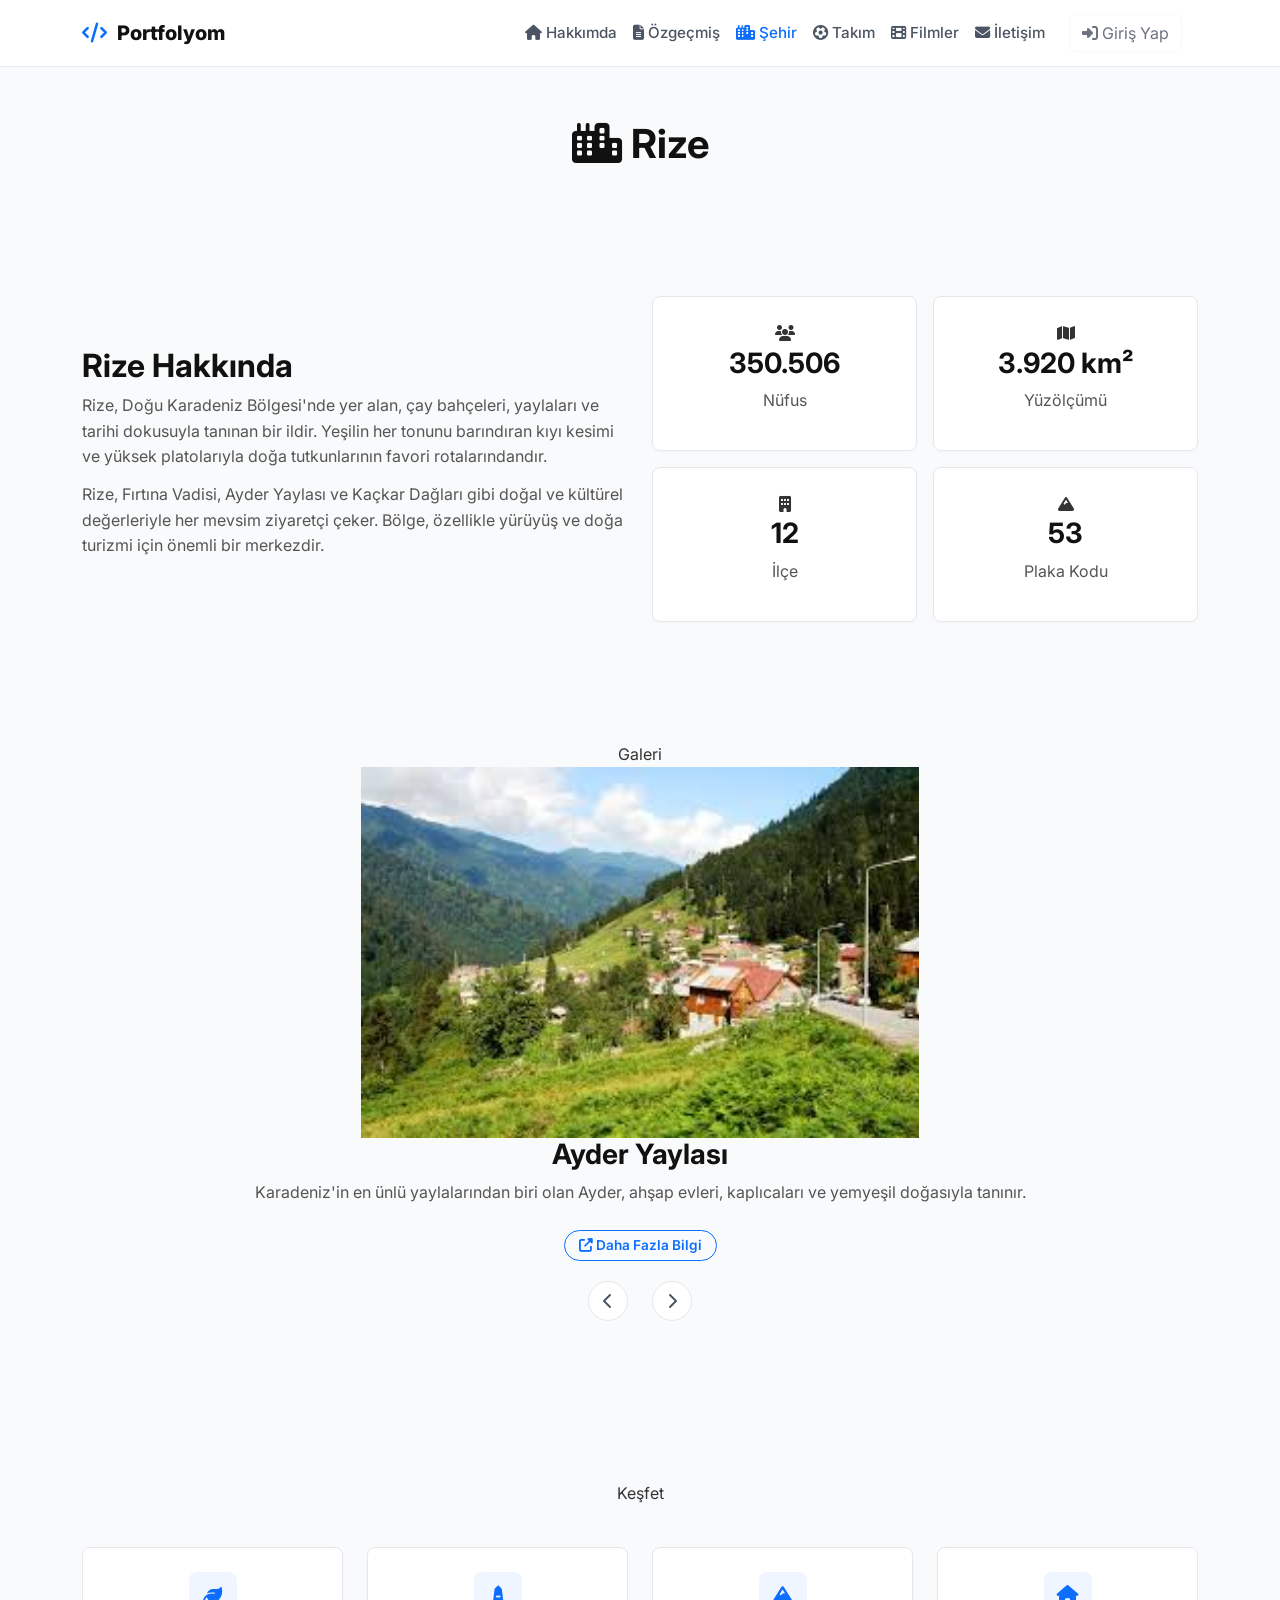
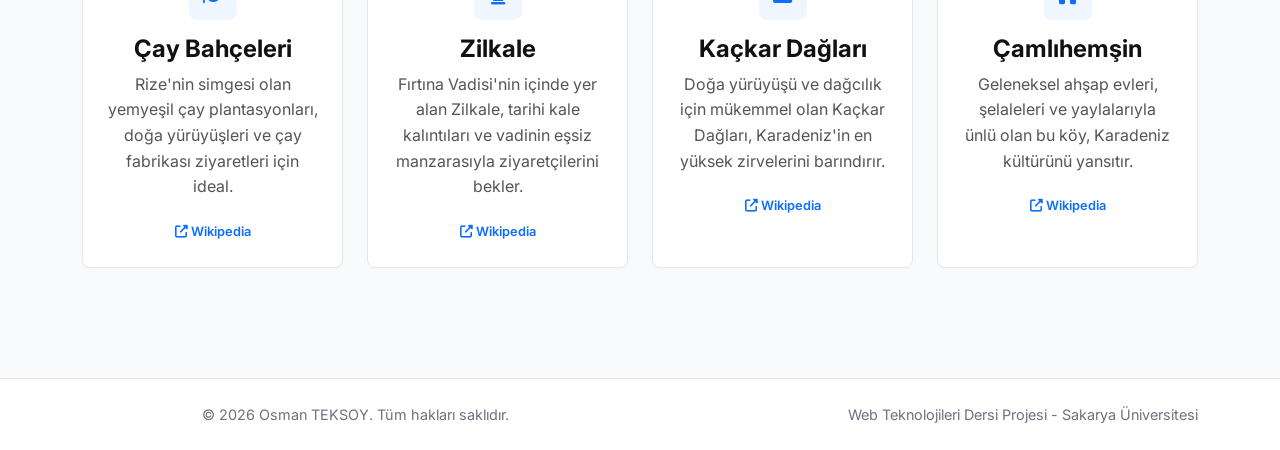
<file: sehir.html>
<!DOCTYPE html>
<html lang="tr">

<head>
    <meta charset="UTF-8">
    <meta name="viewport" content="width=device-width, initial-scale=1.0">
    <meta name="description" content="Rize şehri tanıtım sayfası - Doğal güzellikleri ve Karadeniz yaylaları">
    <title>Şehrim - Rize | Kişisel Portfolyo</title>
    <link href="https://cdn.jsdelivr.net/npm/bootstrap@5.3.3/dist/css/bootstrap.min.css" rel="stylesheet">
    <link href="https://fonts.googleapis.com/css2?family=Inter:wght@300;400;500;600;700;800;900&display=swap"
        rel="stylesheet">
    <link rel="stylesheet" href="https://cdnjs.cloudflare.com/ajax/libs/font-awesome/6.5.1/css/all.min.css">
    <link rel="stylesheet" href="style.css">
</head>

<body>
    <!-- Navbar -->
    <nav class="navbar navbar-expand-lg navbar-dark fixed-top" id="mainNav">
        <div class="container">
            <a class="navbar-brand" href="index.html">
                <i class="fas fa-code"></i> Portfolyom
            </a>
            <button class="navbar-toggler" type="button" data-bs-toggle="collapse" data-bs-target="#navbarNav">
                <span class="navbar-toggler-icon"></span>
            </button>
            <div class="collapse navbar-collapse" id="navbarNav">
                <ul class="navbar-nav ms-auto">
                    <li class="nav-item"><a class="nav-link" href="index.html"><i class="fas fa-home"></i> Hakkımda</a>
                    </li>
                    <li class="nav-item"><a class="nav-link" href="cv.html"><i class="fas fa-file-alt"></i> Özgeçmiş</a>
                    </li>
                    <li class="nav-item"><a class="nav-link active" href="sehir.html"><i class="fas fa-city"></i>
                            Şehir</a></li>
                    <li class="nav-item"><a class="nav-link" href="miras.html"><i class="fas fa-futbol"></i> Takım</a>
                    </li>
                    <li class="nav-item"><a class="nav-link" href="api.html"><i class="fas fa-film"></i> Filmler</a>
                    </li>
                    <li class="nav-item"><a class="nav-link" href="iletisim.html"><i class="fas fa-envelope"></i>
                            İletişim</a></li>
                </ul>
                <div class="d-flex align-items-center ms-lg-3 mt-3 mt-lg-0" id="navLoginBtn">
                    <a href="login.html" class="btn btn-outline-light"><i class="fas fa-sign-in-alt"></i> Giriş Yap</a>
                </div>
                <div class="d-flex align-items-center ms-lg-3 mt-3 mt-lg-0 nav-user-info" id="navUserInfo" style="display:none;"></div>
            </div>
        </div>
    </nav>

    <!-- sayfa header -->
    <header class="page-header page-header-city">
        <div class="container">
            <h1><i class="fas fa-city"></i> Rize</h1>

        </div>
    </header>

    <!-- sehirinfo -->
    <section class="section-padding">
        <div class="container">
            <div class="row g-4 align-items-center">
                <div class="col-lg-6">
                    <div class="city-info-text">
                        <h2>Rize Hakkında</h2>
                        <p>
                            Rize, Doğu Karadeniz Bölgesi'nde yer alan, çay bahçeleri, yaylaları ve tarihi dokusuyla
                            tanınan bir ildir. Yeşilin her tonunu barındıran kıyı kesimi ve yüksek platolarıyla
                            doğa tutkunlarının favori rotalarındandır.
                        </p>
                        <p>
                            Rize, Fırtına Vadisi, Ayder Yaylası ve Kaçkar Dağları gibi doğal ve kültürel değerleriyle
                            her mevsim ziyaretçi çeker. Bölge, özellikle yürüyüş ve doğa turizmi için önemli bir
                            merkezdir.
                        </p>
                    </div>
                </div>
                <div class="col-lg-6">
                    <div class="city-stats">
                        <div class="row g-3">
                            <div class="col-6">
                                <div class="stat-card">
                                    <i class="fas fa-users"></i>
                                    <h3>350.506</h3>
                                    <p>Nüfus</p>
                                </div>
                            </div>
                            <div class="col-6">
                                <div class="stat-card">
                                    <i class="fas fa-map"></i>
                                    <h3>3.920 km²</h3>
                                    <p>Yüzölçümü</p>
                                </div>
                            </div>
                            <div class="col-6">
                                <div class="stat-card">
                                    <i class="fas fa-building"></i>
                                    <h3>12</h3>
                                    <p>İlçe</p>
                                </div>
                            </div>
                            <div class="col-6">
                                <div class="stat-card">
                                    <i class="fas fa-mountain"></i>
                                    <h3>53</h3>
                                    <p>Plaka Kodu</p>
                                </div>
                            </div>
                        </div>
                    </div>
                </div>
            </div>
        </div>
    </section>

    <!-- Image Slider -->
    <section class="section-padding section-alt">
        <div class="container">
            <div class="section-header">
                <span class="section-tag">Galeri</span>
                

                <div class="city-slider" id="citySlider">
                    <div class="slider-container">
                        <div class="slider-track" id="sliderTrack">
                            <div class="slider-slide active">
                                <div class="slide-content">
                                    <a href="https://tr.wikipedia.org/wiki/Ayder" target="_blank" class="slide-link">
                                        <div class="slide-overlay">
                                            <img style="height: 50%; width: 50%;" src="assets/ayder.jpg" alt="Ayder Yaylası" class="slide-image">
                                            <h3>Ayder Yaylası</h3>
                                            <p>Karadeniz'in en ünlü yaylalarından biri olan Ayder, ahşap evleri, kaplıcaları
                                                ve yemyeşil doğasıyla tanınır.</p>
                                            <span class="slide-more-link"><i class="fas fa-external-link-alt"></i> Daha Fazla Bilgi</span>
                                        </div>
                                    </a>
                                </div>
                            </div>
                            <div class="slider-slide">
                                <div class="slide-content">
                                    <a href="https://tr.wikipedia.org/wiki/F%C4%B1rt%C4%B1na_Deresi" target="_blank" class="slide-link">
                                        <div class="slide-overlay">
                                            <img style="height: 50%; width: 50%;" src="assets/firtina.jpg" alt="Fırtına Vadisi" class="slide-image">
                                            <h3>Fırtına Vadisi</h3>
                                            <p>Rize'nin en etkileyici doğa rotalarından biri olan Fırtına Vadisi, nehirleri,
                                                taş köprüleri ve trekking parkurlarıyla bilinir.</p>
                                            <span class="slide-more-link"><i class="fas fa-external-link-alt"></i> Daha Fazla Bilgi</span>
                                        </div>
                                    </a>
                                </div>
                            </div>
                            <div class="slider-slide">
                                <div class="slide-content">
                                    <a href="https://tr.wikipedia.org/wiki/Rize_Kalesi" target="_blank" class="slide-link">
                                        <div class="slide-overlay">
                                            <img style="height: 50%; width: 50%;" src="assets/kalemerkez.jpg" alt="Rize Kalesi" class="slide-image">
                                            <h3>Rize Kalesi</h3>
                                            <p>Şehrin tarihî simgelerinden biri olan Rize Kalesi, Karadeniz kıyısında harika
                                                manzaralar sunar.</p>
                                            <span class="slide-more-link"><i class="fas fa-external-link-alt"></i> Daha Fazla Bilgi</span>
                                        </div>
                                    </a>
                                </div>
                            </div>
                            <div class="slider-slide">
                                <div class="slide-content">
                                    <a href="https://tr.wikipedia.org/wiki/Zilkale" target="_blank" class="slide-link">
                                        <div class="slide-overlay">
                                            <img style="height: 50%; width: 50%;" src="assets/zilakle.jpg" alt="Zilkale" class="slide-image">
                                            <h3>Zilkale</h3>
                                            <p>Fırtına Vadisi'nin içinde yer alan Zilkale, tarihi kale kalıntıları ve
                                                vadinin eşsiz manzarasıyla ziyaretçilerini bekler.</p>
                                            <span class="slide-more-link"><i class="fas fa-external-link-alt"></i> Daha Fazla Bilgi</span>
                                        </div>
                                    </a>
                                </div>
                            </div>
                        </div>
                    </div>
                    <div class="slider-controls">
                        <button class="slider-btn slider-prev" id="sliderPrev" aria-label="Önceki">
                            <i class="fas fa-chevron-left"></i>
                        </button>
                        <div class="slider-dots" id="sliderDots">
                            <span class="slider-dot active" data-index="0"></span>
                            <span class="slider-dot" data-index="1"></span>
                            <span class="slider-dot" data-index="2"></span>
                            <span class="slider-dot" data-index="3"></span>
                        </div>
                        <button class="slider-btn slider-next" id="sliderNext" aria-label="Sonraki">
                            <i class="fas fa-chevron-right"></i>
                        </button>
                    </div>
                </div>
            </div>
    </section>

    <!-- Places to Visit -->
    <section class="section-padding">
        <div class="container">
            <div class="section-header">
                <span class="section-tag">Keşfet</span>
                
                <div class="section-divider"></div>
            </div>

            <div class="row g-4">
                <div class="col-md-6 col-lg-3">
                    <a href="https://tr.wikipedia.org/wiki/Rize_%C3%A7ay%C4%B1" target="_blank" class="place-card-link">
                        <div class="place-card">
                            <div class="place-icon">
                                <i class="fas fa-leaf"></i>
                            </div>
                            <h4>Çay Bahçeleri</h4>
                            <p>Rize'nin simgesi olan yemyeşil çay plantasyonları, doğa yürüyüşleri ve çay fabrikası
                                ziyaretleri için ideal.</p>
                            <span class="place-more-link"><i class="fas fa-external-link-alt"></i> Wikipedia</span>
                        </div>
                    </a>
                </div>
                <div class="col-md-6 col-lg-3">
                    <a href="https://tr.wikipedia.org/wiki/Zilkale" target="_blank" class="place-card-link">
                        <div class="place-card">
                            <div class="place-icon">
                                <i class="fas fa-monument"></i>
                            </div>
                            <h4>Zilkale</h4>
                            <p>Fırtına Vadisi'nin içinde yer alan Zilkale, tarihi kale kalıntıları ve vadinin eşsiz
                                manzarasıyla ziyaretçilerini bekler.</p>
                            <span class="place-more-link"><i class="fas fa-external-link-alt"></i> Wikipedia</span>
                        </div>
                    </a>
                </div>
                <div class="col-md-6 col-lg-3">
                    <a href="https://tr.wikipedia.org/wiki/Ka%C3%A7kar_Da%C4%9Flar%C4%B1" target="_blank" class="place-card-link">
                        <div class="place-card">
                            <div class="place-icon">
                                <i class="fas fa-mountain"></i>
                            </div>
                            <h4>Kaçkar Dağları</h4>
                            <p>Doğa yürüyüşü ve dağcılık için mükemmel olan Kaçkar Dağları, Karadeniz'in en yüksek
                                zirvelerini barındırır.</p>
                            <span class="place-more-link"><i class="fas fa-external-link-alt"></i> Wikipedia</span>
                        </div>
                    </a>
                </div>
                <div class="col-md-6 col-lg-3">
                    <a href="https://tr.wikipedia.org/wiki/%C3%87aml%C4%B1hem%C5%9Fin" target="_blank" class="place-card-link">
                        <div class="place-card">
                            <div class="place-icon">
                                <i class="fas fa-home"></i>
                            </div>
                            <h4>Çamlıhemşin</h4>
                            <p>Geleneksel ahşap evleri, şelaleleri ve yaylalarıyla ünlü olan bu köy, Karadeniz kültürünü
                                yansıtır.</p>
                            <span class="place-more-link"><i class="fas fa-external-link-alt"></i> Wikipedia</span>
                        </div>
                    </a>
                </div>
            </div>
        </div>
    </section>

    <!-- Footer -->
    <footer class="site-footer">
        <div class="container">
            <div class="row">
                <div class="col-md-6">
                    <p>&copy; 2026 Osman TEKSOY. Tüm hakları saklıdır.</p>
                </div>
                <div class="col-md-6 text-md-end">
                    <p>Web Teknolojileri Dersi Projesi - Sakarya Üniversitesi</p>
                </div>
            </div>
        </div>
    </footer>

    <script src="https://cdn.jsdelivr.net/npm/bootstrap@5.3.3/dist/js/bootstrap.bundle.min.js"></script>
    <script src="site.js"></script>
    <script>
        document.addEventListener('DOMContentLoaded', function () {
            checkLoginStatus();
            initNavbar();
            initSlider();
        });
    </script>
</body>

</html>
</file>
<file: style.css>
/* ===== GENEL (Sadeleştirilmiş Beyaz Tema) ===== */
* {
  margin: 0;
  padding: 0;
  box-sizing: border-box;
}

body {
  font-family: "Inter", sans-serif;
  background: #f9fafb;
  color: #333;
  line-height: 1.6;
}

a {
  color: #0d6efd;
  text-decoration: none;
}

h1,
h2,
h3,
h4,
h5,
h6 {
  font-weight: 700;
  color: #111;
  margin-bottom: 8px;
}

p {
  color: #555;
  margin-bottom: 12px;
}

ul {
  margin-bottom: 12px;
}

/* ===== NAVBAR ===== */
.navbar {
  background: #ffffff !important;
  border-bottom: 1px solid #e5e7eb;
  padding: 12px 0;
}

.navbar-brand {
  font-weight: 800;
  color: #111 !important;
}

.navbar-brand i {
  color: #0d6efd;
  margin-right: 6px;
}

.nav-link {
  color: #4b5563 !important;
  font-size: 0.95rem;
  font-weight: 500;
}

.nav-link:hover,
.nav-link.active {
  color: #0d6efd !important;
}

.nav-user-info {
  color: #0d6efd;
  font-size: 0.85rem;
  font-weight: 600;
  align-items: center;
  gap: 8px;
}

.nav-student-badge {
  display: inline-flex;
  align-items: center;
  gap: 6px;
  background: #eff6ff;
  color: #0d6efd;
  padding: 6px 14px;
  border-radius: 20px;
  font-size: 0.85rem;
  font-weight: 600;
  border: 1px solid #bfdbfe;
  white-space: nowrap;
}

.nav-student-badge i {
  font-size: 0.9rem;
}

.nav-user-info .btn-outline-light {
  color: #dc3545 !important;
  border-color: #dc3545 !important;
  font-size: 0.8rem;
  padding: 4px 12px;
  border-radius: 20px;
  transition: all 0.2s;
}

.nav-user-info .btn-outline-light:hover {
  background: #dc3545 !important;
  color: #fff !important;
}

/* ===== ORTAK LAYOUT ===== */
.section-padding {
  padding: 60px 0;
}

.section-header,
.page-header,
.login-header {
  text-align: center;
  margin-bottom: 40px;
}

.page-header {
  padding-top: 120px;
  padding-bottom: 20px;
}

.hero-section {
  min-height: 100vh;
  display: flex;
  align-items: center;
  padding-top: 80px;
}

.hero-title {
  font-size: 2.8rem;
  color: #111;
  margin-bottom: 15px;
}

/* ===== ORTAK KARTLAR (Tüm sayfalar için tek sınıf) ===== */
.info-card,
.activity-card,
.fan-card,
.link-card,
.stat-card,
.place-card,
.language-card,
.cv-section,
.cv-header,
.contact-info-wrapper,
.contact-form-wrapper,
.team-badge-inner,
.movie-card,
.login-card,
.api-search-bar {
  background: #ffffff;
  border: 1px solid #e5e7eb;
  border-radius: 8px;
  padding: 24px;
  height: 100%;
  box-shadow: 0 2px 4px rgba(0, 0, 0, 0.02);
}

/* Kart içindeki özel durumlar */
.movie-card {
  padding: 0;
  overflow: hidden;
}

.movie-info {
  padding: 15px;
}

.movie-poster {
  width: 100%;
  height: 300px;
  object-fit: cover;
  background: #f3f4f6;
}

.link-card {
  display: block;
  text-align: center;
  transition: all 0.2s;
}

.link-card:hover {
  border-color: #000000;
  background: #aaaaaa;
}

.stat-card,
.place-card,
.info-card,
.activity-card,
.fan-card,
.language-card {
  text-align: center;
}

/* ortak ikonlar */
.info-card-icon,
.activity-icon,
.fan-icon,
.place-icon,
.contact-icon,
.cv-avatar,
.login-icon {
  display: flex;
  align-items: center;
  justify-content: center;
  background: #eff6ff;
  color: #0d6efd;
  margin: 0 auto 15px;
}

.cv-avatar,
.login-icon {
  width: 70px;
  height: 70px;
  border-radius: 50%;
  font-size: 1.8rem;
}

.info-card-icon,
.activity-icon,
.fan-icon,
.place-icon,
.contact-icon {
  width: 48px;
  height: 48px;
  border-radius: 8px;
  font-size: 1.2rem;
}

/* ===== FORMLAR VE BUTONLAR ===== */
.form-control,
.form-select {
  background: #fff !important;
  border: 1px solid #d1d5db;
  color: #111 !important;
  padding: 10px 15px;
}

.form-control:focus,
.form-select:focus {
  border-color: #0d6efd;
  box-shadow: 0 0 0 3px rgba(13, 110, 253, 0.1);
}



.btn-primary-custom,
.btn-outline-custom,
.btn-login,
.btn-reset {
  display: inline-flex;
  align-items: center;
  justify-content: center;
  gap: 8px;
  padding: 10px 20px;
  border-radius: 6px;
  font-weight: 600;
  cursor: pointer;
  border: none;
}

.btn-primary-custom,
.btn-login {
  background: #0d6efd;
  color: #fff;
  width: 100%;
}
.btn-outline-light {
  color: #6b7280;
} 

.btn-outline-custom {
  background: transparent;
  border: 1px solid #0d6efd;
  color: #0d6efd;
}

.btn-reset {
  background: transparent;
  border: 1px solid #dc3545;
  color: #dc3545;
}

.error-message {
  color: #dc3545;
  font-size: 0.85rem;
  margin-top: 5px;
  min-height: 20px;
}

/* Input İkonları */
.input-group-custom {
  position: relative;
}

.input-group-custom i {
  position: absolute;
  left: 15px;
  top: 50%;
  transform: translateY(-50%);
  color: #6b7280;
}

.input-group-custom .form-control {
  padding-left: 45px;
}

.password-toggle {
  position: absolute;
  right: 15px;
  top: 50%;
  transform: translateY(-50%);
  background: none;
  border: none;
  color: #6b7280;
  cursor: pointer;
}

/* ===== SPESİFİK BİLEŞENLER ===== */
/* Özgeçmiş (CV) */
.cv-wrapper {
  max-width: 900px;
  margin: 0 auto;
}

.cv-item {
  border-bottom: 1px solid #f3f4f6;
  padding: 15px 0;
}

.cv-item:last-child {
  border: none;
  padding-bottom: 0;
}

.cv-item-header {
  display: flex;
  justify-content: space-between;
  align-items: center;
  flex-wrap: wrap;
}

.cv-date {
  color: #0d6efd;
  font-size: 0.85rem;
  font-weight: 600;
}

.cv-contact-row {
  display: flex;
  gap: 15px;
  color: #4b5563;
  font-size: 0.9rem;
  justify-content: center;
}

/* Takım/Miras Timeline */
.timeline {
  border-left: 2px solid #e5e7eb;
  padding-left: 20px;
  margin-left: 10px;
}

.timeline-item {
  margin-bottom: 24px;
  position: relative;
}

.timeline-item::before {
  content: "";
  position: absolute;
  left: -27px;
  top: 5px;
  width: 12px;
  height: 12px;
  background: #0d6efd;
  border-radius: 50%;
}

/* Diller & Yetenekler */
.language-dots {
  display: flex;
  justify-content: center;
  gap: 6px;
  margin-top: 10px;
}

.dot {
  width: 10px;
  height: 10px;
  border-radius: 50%;
  background: #e5e7eb;
}

.dot.filled {
  background: #0d6efd;
}

/* Filmler (API) */
.movie-meta {
  display: flex;
  justify-content: space-between;
  font-size: 0.85rem;
  color: #6b7280;
  margin-top: 10px;
}

.movie-rating {
  color: #f59e0b;
  font-weight: 700;
}

.spinner {
  width: 40px;
  height: 40px;
  border: 3px solid #f3f4f6;
  border-top: 3px solid #0d6efd;
  border-radius: 50%;
  animation: spin 1s linear infinite;
  margin: 0 auto;
}

@keyframes spin {
  0% {
    transform: rotate(0deg);
  }

  100% {
    transform: rotate(360deg);
  }
}

.movie-modal-content {
  background: #fff !important;
  border: 1px solid #e5e7eb;
  border-radius: 8px;
  color: #111;
}

/* Slider (Şehir Sayfası) */
.slider-slide {
  display: none;
}

.slider-slide.active {
  display: block;
}

.slider-controls {
  display: flex;
  justify-content: center;
  align-items: center;
  gap: 12px;
  margin-top: 20px;
}

.slider-dot {
  width: 10px;
  height: 10px;
  background: #d1d5db;
  border-radius: 50%;
  cursor: pointer;
}

.slider-dot.active {
  background: #0d6efd;
}

.slider-btn {
  background: #fff;
  border: 1px solid #e5e7eb;
  width: 40px;
  height: 40px;
  border-radius: 50%;
  display: flex;
  align-items: center;
  justify-content: center;
  cursor: pointer;
  color: #4b5563;
}

.slider-btn:hover {
  background: #f3f4f6;
}

/* Tıklanabilir Slider Linkleri */
.slide-link {
  text-decoration: none;
  color: inherit;
  display: block;
  cursor: pointer;
}

.slide-link:hover {
  color: inherit;
}

.slide-link:hover .slide-image {
  transform: scale(1.03);
  transition: transform 0.3s ease;
}

.slide-more-link {
  display: inline-block;
  margin-top: 12px;
  color: #0d6efd;
  font-size: 0.85rem;
  font-weight: 600;
  border: 1px solid #0d6efd;
  padding: 4px 14px;
  border-radius: 20px;
  transition: all 0.2s;
}

.slide-link:hover .slide-more-link {
  background: #0d6efd;
  color: #fff;
}

/* Tıklanabilir Yer Kartları */
.place-card-link {
  text-decoration: none;
  color: inherit;
  display: block;
  height: 100%;
}

.place-card-link:hover {
  color: inherit;
}

.place-card-link:hover .place-card {
  border-color: #0d6efd;
  box-shadow: 0 4px 12px rgba(13, 110, 253, 0.1);
  transform: translateY(-3px);
  transition: all 0.2s ease;
}

.place-more-link {
  display: inline-block;
  margin-top: 10px;
  color: #0d6efd;
  font-size: 0.8rem;
  font-weight: 600;
  transition: all 0.2s;
}

.place-card-link:hover .place-more-link {
  text-decoration: underline;
}

/* İletişim Footer ve Çeşitli */
.contact-info-item {
  display: flex;
  gap: 15px;
  margin-bottom: 15px;
}

.contact-social {
  display: flex;
  gap: 10px;
  margin-top: 20px;
}

.contact-social a {
  width: 40px;
  height: 40px;
  display: flex;
  align-items: center;
  justify-content: center;
  background: #f3f4f6;
  border-radius: 8px;
  color: #4b5563;
}

.site-footer {
  background: #ffffff;
  border-top: 1px solid #e5e7eb;
  padding: 24px 0;
  text-align: center;
  margin-top: 50px;
}

.site-footer p {
  margin: 0;
  color: #6b7280;
  font-size: 0.9rem;
}
</file>
